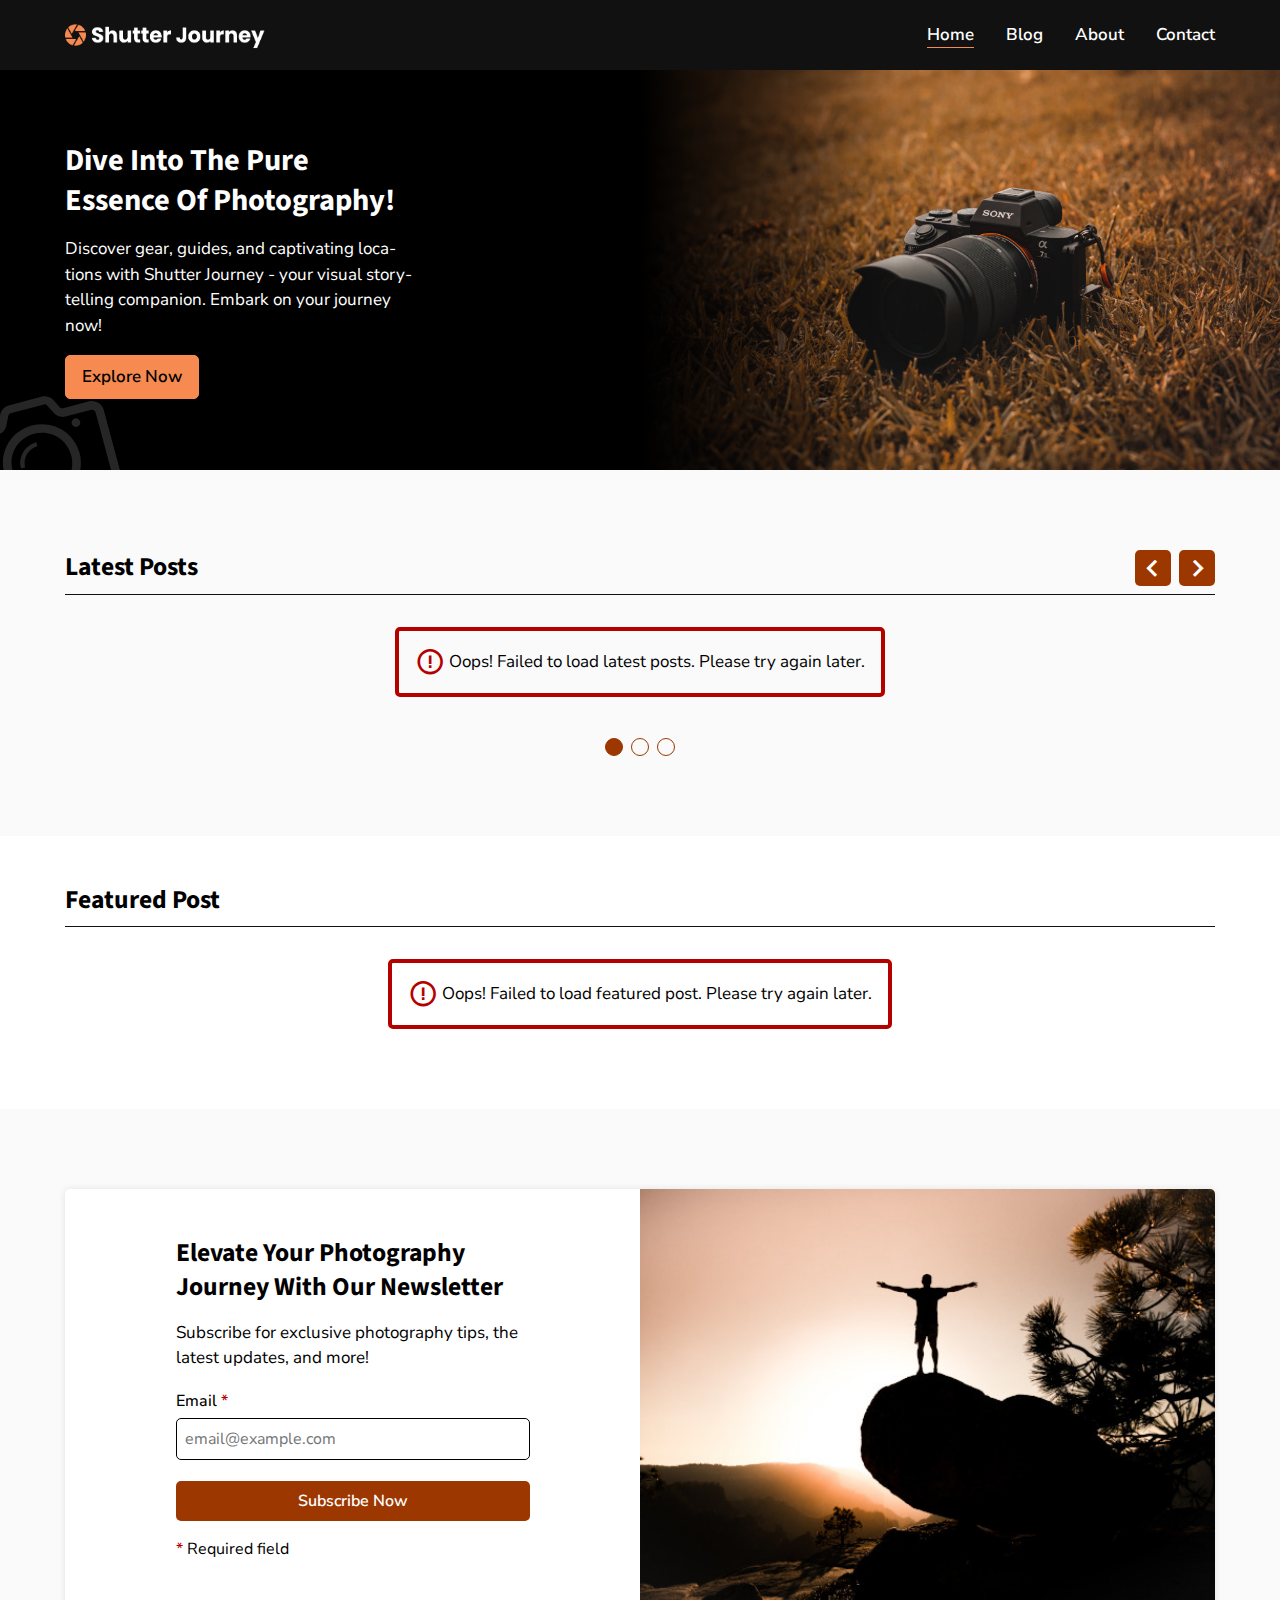
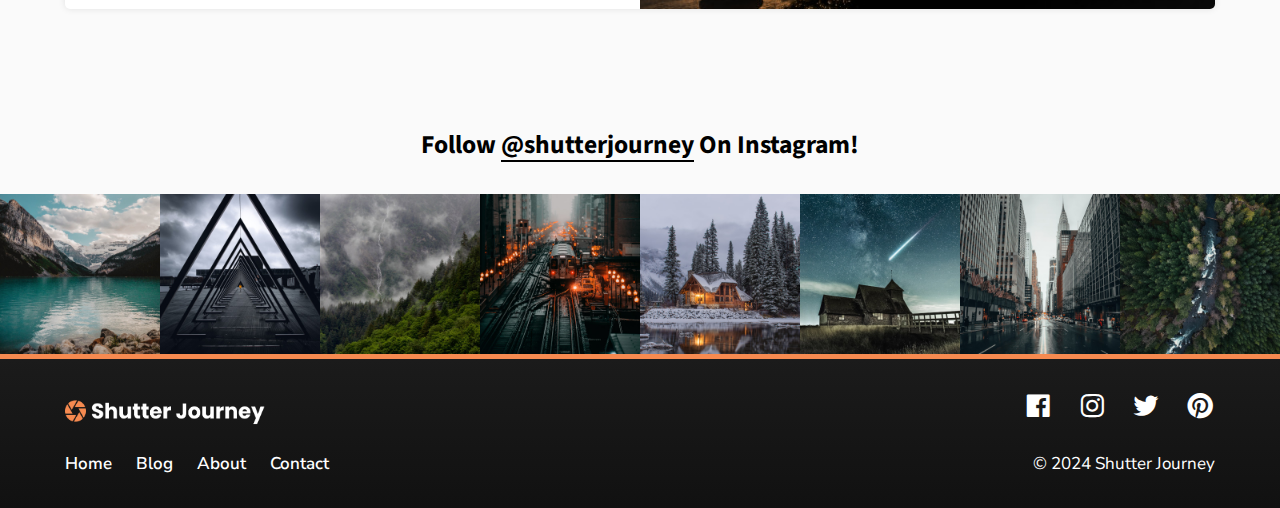
<file: index.html>
<!DOCTYPE html>
<html lang="en">
  <head>
    <meta charset="UTF-8" />
    <meta name="viewport" content="width=device-width, initial-scale=1.0" />
    <meta name="description" content="Dive into photography with Shutter Journey's guides, gear reviews, and stunning visual narratives." />
    <title>Shutter Journey - Home</title>
    <link rel="icon" sizes="any" href="/images/shared/favicon.ico" />
    <link rel="preconnect" href="https://fonts.googleapis.com" />
    <link rel="preconnect" href="https://fonts.gstatic.com" crossorigin />
    <link rel="stylesheet" href="https://fonts.googleapis.com/css2?family=Nunito+Sans:wght@400;500;600;700&family=Source+Sans+3:wght@700&display=swap" />
    <link rel="stylesheet" href="https://unpkg.com/boxicons@2.1.4/css/boxicons.min.css" />
    <link rel="stylesheet" href="/css/index.css" />
    <script src="/js/index.js" type="module"></script>
    <!-- Hotjar Tracking Code for Shutter Journey -->
    <script src="/js/hotjar/hotjar.js"></script>
  </head>
  <body>
    <header>
      <div class="header__container container flex items-center justify-between gap-1">
        <a href="/"><img src="/images/shared/logo.png" alt="Shutter Journey logo" class="logo" /></a>

        <nav class="header__nav">
          <ul class="flex flex-auto-dir items-center gap-2">
            <li><a href="/" class="link-hover current" aria-current="page">Home</a></li>
            <li><a href="/pages/blog/" class="link-hover">Blog</a></li>
            <li><a href="/pages/about/" class="link-hover">About</a></li>
            <li><a href="/pages/contact/" class="link-hover">Contact</a></li>
          </ul>
        </nav>

        <button class="btn-burger btn" aria-expanded="false">
          <i class="bx bx-menu bx-sm"></i>
          <span class="sr-only">Menu</span>
        </button>
      </div>
    </header>

    <main>
      <section class="hero home-hero grid place-items-center">
        <img src="/images/home/home-hero.jpg" alt="A Sony camera placed in a field with brownish-yellow grass" class="home-hero__image" />

        <div class="home-hero__content flow">
          <h1>Dive into the pure <span class="block">essence of photography!</span></h1>
          <p class="home-hero__body">Discover gear, guides, and captivating locations with Shutter Journey - your visual storytelling companion. Embark on your journey now!</p>
          <a href="/pages/blog/" class="btn btn-light">Explore now</a>
        </div>
      </section>

      <section class="container">
        <div class="mb-2 border-bottom flex items-center justify-between gap-1">
          <h2>Latest posts</h2>

          <div class="flex gap-0-5">
            <button class="carousel__btn-prev btn btn-dark">
              <i class="bx bx-chevron-left bx-md"></i>
              <span class="sr-only">Previous slide</span>
            </button>

            <button class="carousel__btn-next btn btn-dark">
              <i class="bx bx-chevron-right bx-md"></i>
              <span class="sr-only">Next slide</span>
            </button>
          </div>
        </div>

        <ul class="carousel__container relative min-h-200 mb-2 grid gap-1">
          <li>
            <div class="loading-spinner absolute rounded-full"></div>
          </li>
        </ul>

        <ul class="carousel__pagination justify-center gap-0-5 hidden">
          <li>
            <button class="carousel__pagination__btn cursor-pointer rounded-full pagination-current">
              <span class="sr-only">Slide 1</span>
            </button>
          </li>

          <li>
            <button class="carousel__pagination__btn cursor-pointer rounded-full">
              <span class="sr-only">Slide 2</span>
            </button>
          </li>

          <li>
            <button class="carousel__pagination__btn cursor-pointer rounded-full">
              <span class="sr-only">Slide 3</span>
            </button>
          </li>

          <li>
            <button class="carousel__pagination__btn cursor-pointer rounded-full">
              <span class="sr-only">Slide 4</span>
            </button>
          </li>

          <li>
            <button class="carousel__pagination__btn cursor-pointer rounded-full">
              <span class="sr-only">Slide 5</span>
            </button>
          </li>

          <li>
            <button class="carousel__pagination__btn cursor-pointer rounded-full">
              <span class="sr-only">Slide 6</span>
            </button>
          </li>
        </ul>
      </section>

      <section class="featured-post">
        <div class="container">
          <h2 class="mb-2 border-bottom">Featured post</h2>

          <div class="featured-post__container min-h-200 flex">
            <div class="loading-spinner rounded-full"></div>
          </div>
        </div>
      </section>

      <section class="newsletter container card flex flex-wrap">
        <div class="flex items-center justify-center">
          <div class="flow fluid-padding text-short">
            <h2>Elevate your photography journey with our newsletter</h2>
            <p>Subscribe for exclusive photography tips, the latest updates, and more!</p>

            <form name="newsletter">
              <label for="email">Email <span class="text-red">*</span></label>
              <div class="relative">
                <input type="email" id="email" name="email" placeholder="email@example.com" />
                <i class="bx bxs-error-circle bx-sm input__error-icon absolute text-red hidden"></i>
                <p class="input__error-message text-sm text-red hidden">Please enter a valid email address</p>
              </div>

              <input type="submit" value="Subscribe now" class="btn btn-dark" />
              <p class="status-label text-sm"><span class="text-red">*</span> Required field</p>
            </form>
          </div>
        </div>

        <div><img src="/images/home/newsletter.jpg" alt="Silhouette of a person standing on a rock during sunset" /></div>
      </section>
    </main>

    <footer>
      <div class="footer__top">
        <h2 class="container mb-2 text-center">Follow <a href="#" class="underline">@shutterjourney</a> on Instagram!</h2>

        <ul class="footer__instagram grid">
          <li class="overflow-hidden">
            <a href="#" class="footer__instagram__link relative block">
              <img src="/images/shared/instagram/ig-1.jpg" alt="Turquoise waters of Lake Louise, Canada on Instagram" />
              <i class="bx bxl-instagram bx-md absolute grid place-items-center"></i>
            </a>
          </li>

          <li class="overflow-hidden">
            <a href="#" class="footer__instagram__link relative block">
              <img src="/images/shared/instagram/ig-2.jpg" alt="Black metal bridge under gray clouds in Copenhagen, Denmark on Instagram" />
              <i class="bx bxl-instagram bx-md absolute grid place-items-center"></i>
            </a>
          </li>

          <li class="overflow-hidden">
            <a href="#" class="footer__instagram__link relative block">
              <img src="/images/shared/instagram/ig-3.jpg" alt="Foggy mountains in Alaska, United States on Instagram" />
              <i class="bx bxl-instagram bx-md absolute grid place-items-center"></i>
            </a>
          </li>

          <li class="overflow-hidden">
            <a href="#" class="footer__instagram__link relative block">
              <img src="/images/shared/instagram/ig-4.jpg" alt="Train traveling in city at night in Chicago, United States on Instagram" />
              <i class="bx bxl-instagram bx-md absolute grid place-items-center"></i>
            </a>
          </li>

          <li class="overflow-hidden">
            <a href="#" class="footer__instagram__link relative block">
              <img src="/images/shared/instagram/ig-5.jpg" alt="Wooden house near Emerald Lake, Canada during winter on Instagram" />
              <i class="bx bxl-instagram bx-md absolute grid place-items-center"></i>
            </a>
          </li>

          <li class="overflow-hidden">
            <a href="#" class="footer__instagram__link relative block">
              <img src="/images/shared/instagram/ig-6.jpg" alt="Old brown church under stary night on Instagram" />
              <i class="bx bxl-instagram bx-md absolute grid place-items-center"></i>
            </a>
          </li>

          <li class="overflow-hidden">
            <a href="#" class="footer__instagram__link relative block">
              <img src="/images/shared/instagram/ig-7.jpg" alt="Wet streets of New York, United States on Instagram" />
              <i class="bx bxl-instagram bx-md absolute grid place-items-center"></i>
            </a>
          </li>

          <li class="overflow-hidden">
            <a href="#" class="footer__instagram__link relative block">
              <img src="/images/shared/instagram/ig-8.jpg" alt="Drone shot of a river in British Columbia, Canada on Instagram" />
              <i class="bx bxl-instagram bx-md absolute grid place-items-center"></i>
            </a>
          </li>
        </ul>
      </div>

      <div class="footer__bottom">
        <div class="footer__container container grid place-items-center gap-1">
          <img src="/images/shared/logo.png" alt="Shutter Journey logo" class="logo" />

          <nav class="footer__nav">
            <ul class="flex flex-auto-dir items-center gap-1-5">
              <li><a href="/" class="link-hover">Home</a></li>
              <li><a href="/pages/blog/" class="link-hover">Blog</a></li>
              <li><a href="/pages/about/" class="link-hover">About</a></li>
              <li><a href="/pages/contact/" class="link-hover">Contact</a></li>
            </ul>
          </nav>

          <ul class="footer__icons flex items-center gap-1-5">
            <li>
              <a href="#" class="link-hover">
                <i class="bx bxl-facebook-square"></i>
                <span class="sr-only">Facebook</span>
              </a>
            </li>

            <li>
              <a href="#" class="link-hover">
                <i class="bx bxl-instagram"></i>
                <span class="sr-only">Instagram</span>
              </a>
            </li>

            <li>
              <a href="#" class="link-hover">
                <i class="bx bxl-twitter"></i>
                <span class="sr-only">Twitter</span>
              </a>
            </li>

            <li>
              <a href="#" class="link-hover">
                <i class="bx bxl-pinterest"></i>
                <span class="sr-only">Pinterest</span>
              </a>
            </li>
          </ul>

          <p class="footer__copyright">&copy; 2024 Shutter Journey</p>
        </div>
      </div>
    </footer>
  </body>
</html>
</file>
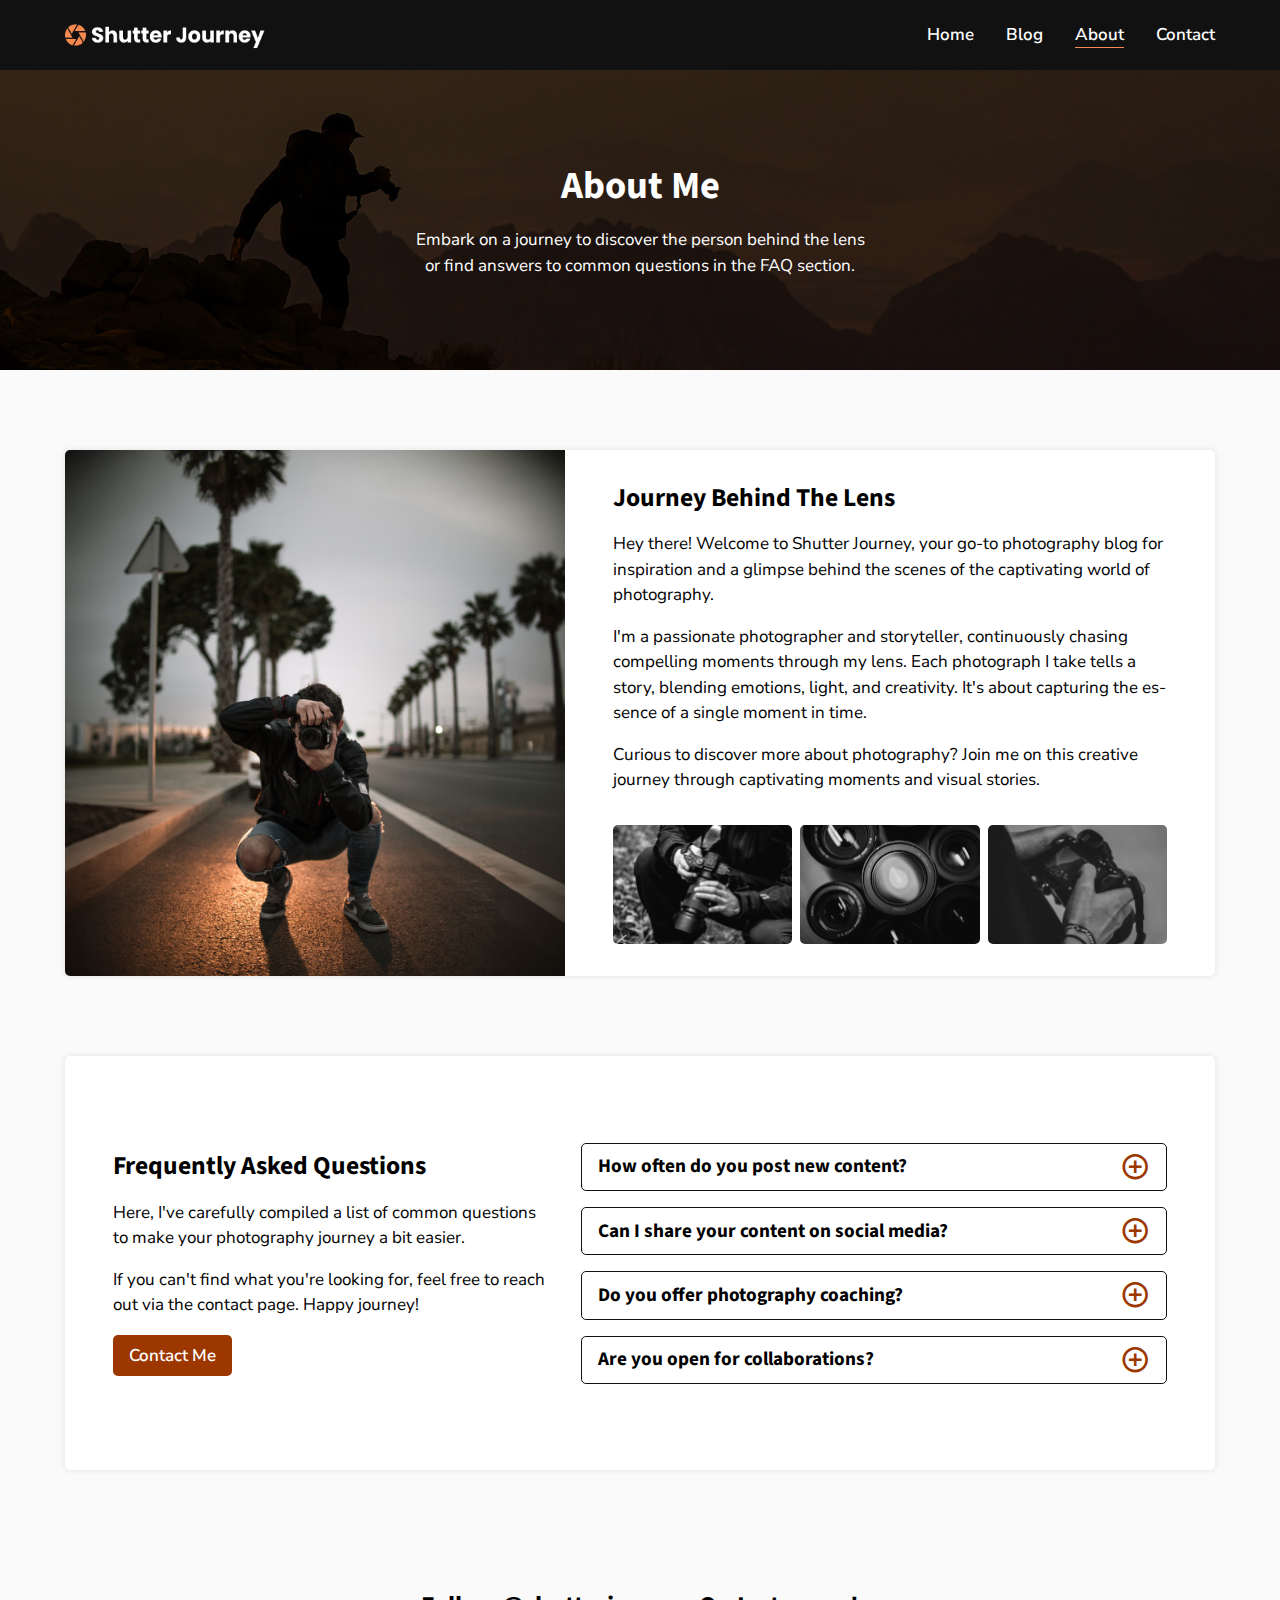
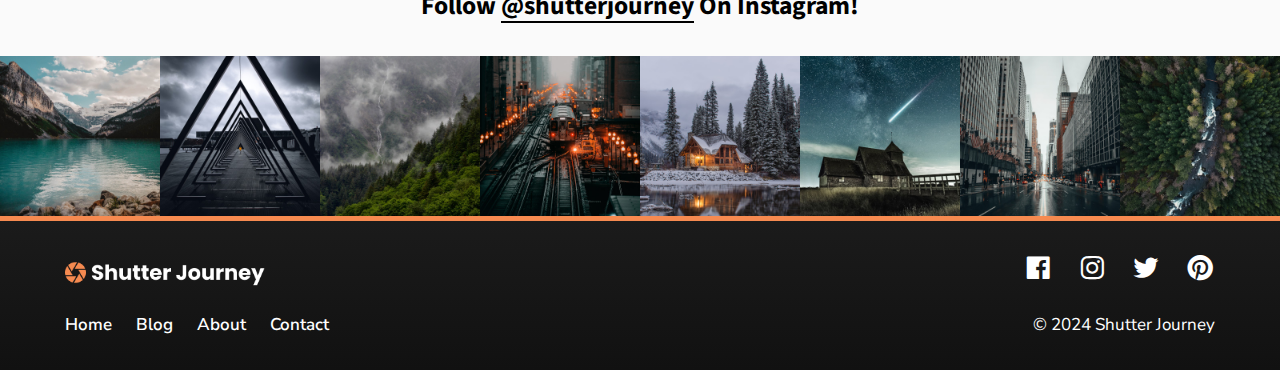
<file: pages/about/index.html>
<!DOCTYPE html>
<html lang="en">
  <head>
    <meta charset="UTF-8" />
    <meta name="viewport" content="width=device-width, initial-scale=1.0" />
    <meta name="description" content="Explore the person behind the lens and find answers in the FAQ section." />
    <title>Shutter Journey - About Me</title>
    <link rel="icon" sizes="any" href="/images/shared/favicon.ico" />
    <link rel="preconnect" href="https://fonts.googleapis.com" />
    <link rel="preconnect" href="https://fonts.gstatic.com" crossorigin />
    <link rel="stylesheet" href="https://fonts.googleapis.com/css2?family=Nunito+Sans:wght@400;500;600;700&family=Source+Sans+3:wght@700&display=swap" />
    <link rel="stylesheet" href="https://unpkg.com/boxicons@2.1.4/css/boxicons.min.css" />
    <link rel="stylesheet" href="/css/index.css" />
    <script src="/js/index.js" type="module"></script>
    <!-- Hotjar Tracking Code for Shutter Journey -->
    <script src="/js/hotjar/hotjar.js"></script>
  </head>
  <body>
    <header>
      <div class="header__container container flex items-center justify-between gap-1">
        <a href="/"><img src="/images/shared/logo.png" alt="Shutter Journey logo" class="logo" /></a>

        <nav class="header__nav">
          <ul class="flex flex-auto-dir items-center gap-2">
            <li><a href="/" class="link-hover">Home</a></li>
            <li><a href="/pages/blog/" class="link-hover">Blog</a></li>
            <li><a href="/pages/about/" class="link-hover current" aria-current="page">About</a></li>
            <li><a href="/pages/contact/" class="link-hover">Contact</a></li>
          </ul>
        </nav>

        <button class="btn-burger btn" aria-expanded="false">
          <i class="bx bx-menu bx-sm"></i>
          <span class="sr-only">Menu</span>
        </button>
      </div>
    </header>

    <main>
      <section class="hero about-hero flex items-center">
        <div class="container flow text-short text-center">
          <h1 class="hero__title">About me</h1>
          <p>Embark on a journey to discover the person behind the lens or find answers to common questions in the FAQ section.</p>
        </div>
      </section>

      <section class="container card flex flex-wrap">
        <div class="journey-behind__image-container"><img src="/images/about/journey-behind-1.jpg" alt="Person crouched with a DSLR camera on the street, facing the camera" /></div>

        <div class="journey-behind__content flow fluid-padding">
          <h2>Journey behind the lens</h2>
          <p>Hey there! Welcome to Shutter Journey, your go-to photography blog for inspiration and a glimpse behind the scenes of the captivating world of photography.</p>
          <p>I'm a passionate photographer and storyteller, continuously chasing compelling moments through my lens. Each photograph I take tells a story, blending emotions, light, and creativity. It's about capturing the essence of a single moment in time.</p>
          <p class="mb-2">Curious to discover more about photography? Join me on this creative journey through captivating moments and visual stories.</p>

          <div class="flex justify-between gap-0-5">
            <div><img src="/images/about/journey-behind-2.jpg" alt="Grayscale of a person crouched with a Sony camera" class="rounded-corners" /></div>
            <div><img src="/images/about/journey-behind-3.jpg" alt="Greyscale of a variety of camera lenses seen from above" class="rounded-corners" /></div>
            <div><img src="/images/about/journey-behind-4.jpg" alt="Grayscale of a person holding a DSLR camera" class="rounded-corners" /></div>
          </div>
        </div>
      </section>

      <section class="container card fluid-padding flex flex-wrap items-center gap-2">
        <div class="faq__content flow">
          <h2>Frequently asked questions</h2>
          <p>Here, I've carefully compiled a list of common questions to make your photography journey a bit easier.</p>
          <p>If you can't find what you're looking for, feel free to reach out via the contact page. Happy journey!</p>
          <a href="/pages/contact/" class="btn btn-dark">Contact me</a>
        </div>

        <ul class="faq__accordions grid gap-1">
          <li class="accordion__panel">
            <h3>
              <button aria-expanded="false" class="accordion__header flex items-center justify-between gap-1 text-md cursor-pointer rounded-corners">
                <span>How often do you post new content?</span>
                <i class="bx bx-plus-circle"></i>
              </button>
            </h3>

            <div class="accordion__content grid">
              <div class="overflow-hidden">
                <p class="accordion__content__body">I aim to share fresh content regularly, at least once a week. Stay tuned for exciting new photography insights!</p>
              </div>
            </div>
          </li>

          <li class="accordion__panel">
            <h3>
              <button aria-expanded="false" class="accordion__header flex items-center justify-between gap-1 text-md cursor-pointer rounded-corners">
                <span>Can I share your content on social media?</span>
                <i class="bx bx-plus-circle"></i>
              </button>
            </h3>

            <div class="accordion__content grid">
              <div class="overflow-hidden">
                <p class="accordion__content__body">Yes, absolutely! Feel free to share my content and help it reach a wider audience. Thanks for spreading the word!</p>
              </div>
            </div>
          </li>

          <li class="accordion__panel">
            <h3>
              <button aria-expanded="false" class="accordion__header flex items-center justify-between gap-1 text-md cursor-pointer rounded-corners">
                <span>Do you offer photography coaching?</span>
                <i class="bx bx-plus-circle"></i>
              </button>
            </h3>

            <div class="accordion__content grid">
              <div class="overflow-hidden">
                <p class="accordion__content__body">I do offer photography coaching! If you're interested, feel free to reach out via the contact page for more information.</p>
              </div>
            </div>
          </li>

          <li class="accordion__panel">
            <h3>
              <button aria-expanded="false" class="accordion__header flex items-center justify-between gap-1 text-md cursor-pointer rounded-corners">
                <span>Are you open for collaborations?</span>
                <i class="bx bx-plus-circle"></i>
              </button>
            </h3>

            <div class="accordion__content grid">
              <div class="overflow-hidden">
                <p class="accordion__content__body">Absolutely, I'm always open to exciting collaborations! If you have ideas or proposals, hit me up through the contact page!</p>
              </div>
            </div>
          </li>
        </ul>
      </section>
    </main>

    <footer>
      <div class="footer__top">
        <h2 class="container mb-2 text-center">Follow <a href="#" class="underline">@shutterjourney</a> on Instagram!</h2>

        <ul class="footer__instagram grid">
          <li class="overflow-hidden">
            <a href="#" class="footer__instagram__link relative block">
              <img src="/images/shared/instagram/ig-1.jpg" alt="Turquoise waters of Lake Louise, Canada on Instagram" />
              <i class="bx bxl-instagram bx-md absolute grid place-items-center"></i>
            </a>
          </li>

          <li class="overflow-hidden">
            <a href="#" class="footer__instagram__link relative block">
              <img src="/images/shared/instagram/ig-2.jpg" alt="Black metal bridge under gray clouds in Copenhagen, Denmark on Instagram" />
              <i class="bx bxl-instagram bx-md absolute grid place-items-center"></i>
            </a>
          </li>

          <li class="overflow-hidden">
            <a href="#" class="footer__instagram__link relative block">
              <img src="/images/shared/instagram/ig-3.jpg" alt="Foggy mountains in Alaska, United States on Instagram" />
              <i class="bx bxl-instagram bx-md absolute grid place-items-center"></i>
            </a>
          </li>

          <li class="overflow-hidden">
            <a href="#" class="footer__instagram__link relative block">
              <img src="/images/shared/instagram/ig-4.jpg" alt="Train traveling in city at night in Chicago, United States on Instagram" />
              <i class="bx bxl-instagram bx-md absolute grid place-items-center"></i>
            </a>
          </li>

          <li class="overflow-hidden">
            <a href="#" class="footer__instagram__link relative block">
              <img src="/images/shared/instagram/ig-5.jpg" alt="Wooden house near Emerald Lake, Canada during winter on Instagram" />
              <i class="bx bxl-instagram bx-md absolute grid place-items-center"></i>
            </a>
          </li>

          <li class="overflow-hidden">
            <a href="#" class="footer__instagram__link relative block">
              <img src="/images/shared/instagram/ig-6.jpg" alt="Old brown church under stary night on Instagram" />
              <i class="bx bxl-instagram bx-md absolute grid place-items-center"></i>
            </a>
          </li>

          <li class="overflow-hidden">
            <a href="#" class="footer__instagram__link relative block">
              <img src="/images/shared/instagram/ig-7.jpg" alt="Wet streets of New York, United States on Instagram" />
              <i class="bx bxl-instagram bx-md absolute grid place-items-center"></i>
            </a>
          </li>

          <li class="overflow-hidden">
            <a href="#" class="footer__instagram__link relative block">
              <img src="/images/shared/instagram/ig-8.jpg" alt="Drone shot of a river in British Columbia, Canada on Instagram" />
              <i class="bx bxl-instagram bx-md absolute grid place-items-center"></i>
            </a>
          </li>
        </ul>
      </div>

      <div class="footer__bottom">
        <div class="footer__container container grid place-items-center gap-1">
          <img src="/images/shared/logo.png" alt="Shutter Journey logo" class="logo" />

          <nav class="footer__nav">
            <ul class="flex flex-auto-dir items-center gap-1-5">
              <li><a href="/" class="link-hover">Home</a></li>
              <li><a href="/pages/blog/" class="link-hover">Blog</a></li>
              <li><a href="/pages/about/" class="link-hover">About</a></li>
              <li><a href="/pages/contact/" class="link-hover">Contact</a></li>
            </ul>
          </nav>

          <ul class="footer__icons flex items-center gap-1-5">
            <li>
              <a href="#" class="link-hover">
                <i class="bx bxl-facebook-square"></i>
                <span class="sr-only">Facebook</span>
              </a>
            </li>

            <li>
              <a href="#" class="link-hover">
                <i class="bx bxl-instagram"></i>
                <span class="sr-only">Instagram</span>
              </a>
            </li>

            <li>
              <a href="#" class="link-hover">
                <i class="bx bxl-twitter"></i>
                <span class="sr-only">Twitter</span>
              </a>
            </li>

            <li>
              <a href="#" class="link-hover">
                <i class="bx bxl-pinterest"></i>
                <span class="sr-only">Pinterest</span>
              </a>
            </li>
          </ul>

          <p class="footer__copyright">&copy; 2024 Shutter Journey</p>
        </div>
      </div>
    </footer>
  </body>
</html>
</file>
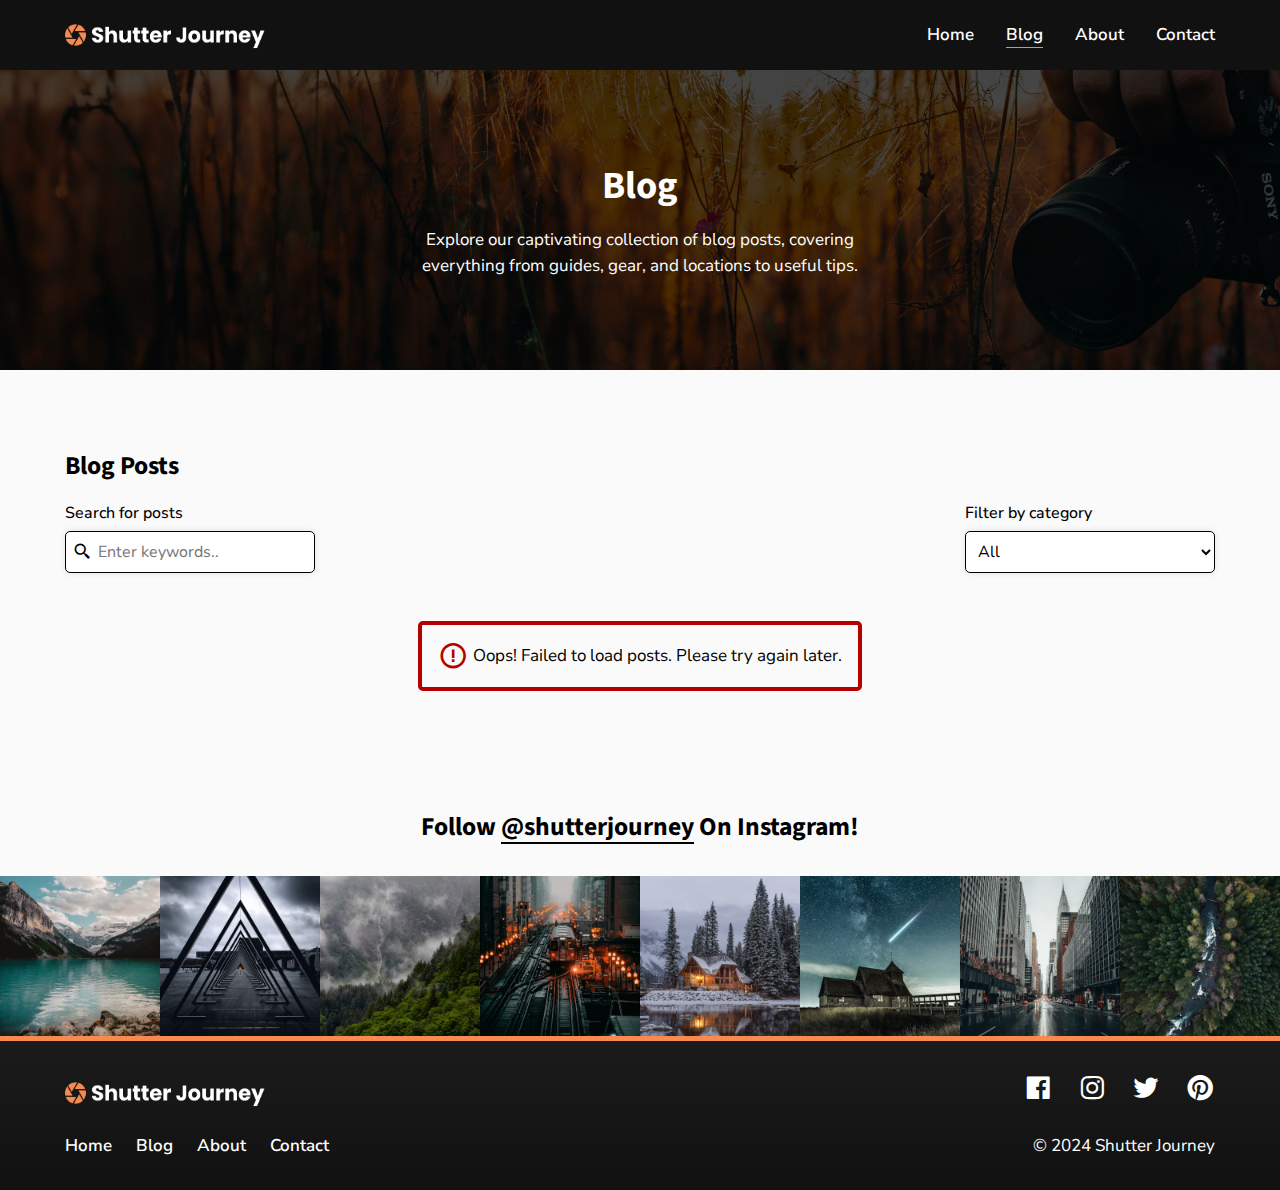
<file: pages/blog/index.html>
<!DOCTYPE html>
<html lang="en">
  <head>
    <meta charset="UTF-8" />
    <meta name="viewport" content="width=device-width, initial-scale=1.0" />
    <meta name="description" content="Explore captivating blog posts on guides, gear, locations, and tips & tricks." />
    <title>Shutter Journey - Blog</title>
    <link rel="icon" sizes="any" href="/images/shared/favicon.ico" />
    <link rel="preconnect" href="https://fonts.googleapis.com" />
    <link rel="preconnect" href="https://fonts.gstatic.com" crossorigin />
    <link rel="stylesheet" href="https://fonts.googleapis.com/css2?family=Nunito+Sans:wght@400;500;600;700&family=Source+Sans+3:wght@700&display=swap" />
    <link rel="stylesheet" href="https://unpkg.com/boxicons@2.1.4/css/boxicons.min.css" />
    <link rel="stylesheet" href="/css/index.css" />
    <script src="/js/index.js" type="module"></script>
    <!-- Hotjar Tracking Code for Shutter Journey -->
    <script src="/js/hotjar/hotjar.js"></script>
  </head>
  <body>
    <header>
      <div class="header__container container flex items-center justify-between gap-1">
        <a href="/"><img src="/images/shared/logo.png" alt="Shutter Journey logo" class="logo" /></a>

        <nav class="header__nav">
          <ul class="flex flex-auto-dir items-center gap-2">
            <li><a href="/" class="link-hover">Home</a></li>
            <li><a href="/pages/blog/" class="link-hover current" aria-current="page">Blog</a></li>
            <li><a href="/pages/about/" class="link-hover">About</a></li>
            <li><a href="/pages/contact/" class="link-hover">Contact</a></li>
          </ul>
        </nav>

        <button class="btn-burger btn" aria-expanded="false">
          <i class="bx bx-menu bx-sm"></i>
          <span class="sr-only">Menu</span>
        </button>
      </div>
    </header>

    <main>
      <section class="hero blog-hero flex items-center">
        <div class="container flow text-short text-center">
          <h1 class="hero__title">Blog</h1>
          <p>Explore our captivating collection of blog posts, covering everything from guides, gear, and locations to useful tips.</p>
        </div>
      </section>

      <section class="container flow">
        <h2>Blog posts</h2>

        <form class="blog-posts__form flex flex-wrap justify-between gap-1">
          <fieldset>
            <legend class="sr-only">Search options</legend>

            <label for="search">Search for posts</label>
            <div class="relative">
              <input type="search" id="search" name="search" class="search-input card" placeholder="Enter keywords.." />
              <i class="bx bx-search-alt-2 search-input__icon absolute text-md"></i>
            </div>
          </fieldset>

          <fieldset>
            <legend class="sr-only">Filter options</legend>

            <label for="category">Filter by category</label>
            <select id="category" class="category-select card">
              <option value="all">All</option>
            </select>
          </fieldset>
        </form>

        <p class="blog-posts__results-label hidden"></p>

        <ul class="blog-posts__list relative min-h-200 mb-2 grid gap-2">
          <li>
            <div class="loading-spinner absolute rounded-full"></div>
          </li>
        </ul>

        <button class="blog-posts__btn-show-more btn btn-dark block hidden">Show more</button>
      </section>
    </main>

    <footer>
      <div class="footer__top">
        <h2 class="container mb-2 text-center">Follow <a href="#" class="underline">@shutterjourney</a> on Instagram!</h2>

        <ul class="footer__instagram grid">
          <li class="overflow-hidden">
            <a href="#" class="footer__instagram__link relative block">
              <img src="/images/shared/instagram/ig-1.jpg" alt="Turquoise waters of Lake Louise, Canada on Instagram" />
              <i class="bx bxl-instagram bx-md absolute grid place-items-center"></i>
            </a>
          </li>

          <li class="overflow-hidden">
            <a href="#" class="footer__instagram__link relative block">
              <img src="/images/shared/instagram/ig-2.jpg" alt="Black metal bridge under gray clouds in Copenhagen, Denmark on Instagram" />
              <i class="bx bxl-instagram bx-md absolute grid place-items-center"></i>
            </a>
          </li>

          <li class="overflow-hidden">
            <a href="#" class="footer__instagram__link relative block">
              <img src="/images/shared/instagram/ig-3.jpg" alt="Foggy mountains in Alaska, United States on Instagram" />
              <i class="bx bxl-instagram bx-md absolute grid place-items-center"></i>
            </a>
          </li>

          <li class="overflow-hidden">
            <a href="#" class="footer__instagram__link relative block">
              <img src="/images/shared/instagram/ig-4.jpg" alt="Train traveling in city at night in Chicago, United States on Instagram" />
              <i class="bx bxl-instagram bx-md absolute grid place-items-center"></i>
            </a>
          </li>

          <li class="overflow-hidden">
            <a href="#" class="footer__instagram__link relative block">
              <img src="/images/shared/instagram/ig-5.jpg" alt="Wooden house near Emerald Lake, Canada during winter on Instagram" />
              <i class="bx bxl-instagram bx-md absolute grid place-items-center"></i>
            </a>
          </li>

          <li class="overflow-hidden">
            <a href="#" class="footer__instagram__link relative block">
              <img src="/images/shared/instagram/ig-6.jpg" alt="Old brown church under stary night on Instagram" />
              <i class="bx bxl-instagram bx-md absolute grid place-items-center"></i>
            </a>
          </li>

          <li class="overflow-hidden">
            <a href="#" class="footer__instagram__link relative block">
              <img src="/images/shared/instagram/ig-7.jpg" alt="Wet streets of New York, United States on Instagram" />
              <i class="bx bxl-instagram bx-md absolute grid place-items-center"></i>
            </a>
          </li>

          <li class="overflow-hidden">
            <a href="#" class="footer__instagram__link relative block">
              <img src="/images/shared/instagram/ig-8.jpg" alt="Drone shot of a river in British Columbia, Canada on Instagram" />
              <i class="bx bxl-instagram bx-md absolute grid place-items-center"></i>
            </a>
          </li>
        </ul>
      </div>

      <div class="footer__bottom">
        <div class="footer__container container grid place-items-center gap-1">
          <img src="/images/shared/logo.png" alt="Shutter Journey logo" class="logo" />

          <nav class="footer__nav">
            <ul class="flex flex-auto-dir items-center gap-1-5">
              <li><a href="/" class="link-hover">Home</a></li>
              <li><a href="/pages/blog/" class="link-hover">Blog</a></li>
              <li><a href="/pages/about/" class="link-hover">About</a></li>
              <li><a href="/pages/contact/" class="link-hover">Contact</a></li>
            </ul>
          </nav>

          <ul class="footer__icons flex items-center gap-1-5">
            <li>
              <a href="#" class="link-hover">
                <i class="bx bxl-facebook-square"></i>
                <span class="sr-only">Facebook</span>
              </a>
            </li>

            <li>
              <a href="#" class="link-hover">
                <i class="bx bxl-instagram"></i>
                <span class="sr-only">Instagram</span>
              </a>
            </li>

            <li>
              <a href="#" class="link-hover">
                <i class="bx bxl-twitter"></i>
                <span class="sr-only">Twitter</span>
              </a>
            </li>

            <li>
              <a href="#" class="link-hover">
                <i class="bx bxl-pinterest"></i>
                <span class="sr-only">Pinterest</span>
              </a>
            </li>
          </ul>

          <p class="footer__copyright">&copy; 2024 Shutter Journey</p>
        </div>
      </div>
    </footer>
  </body>
</html>
</file>
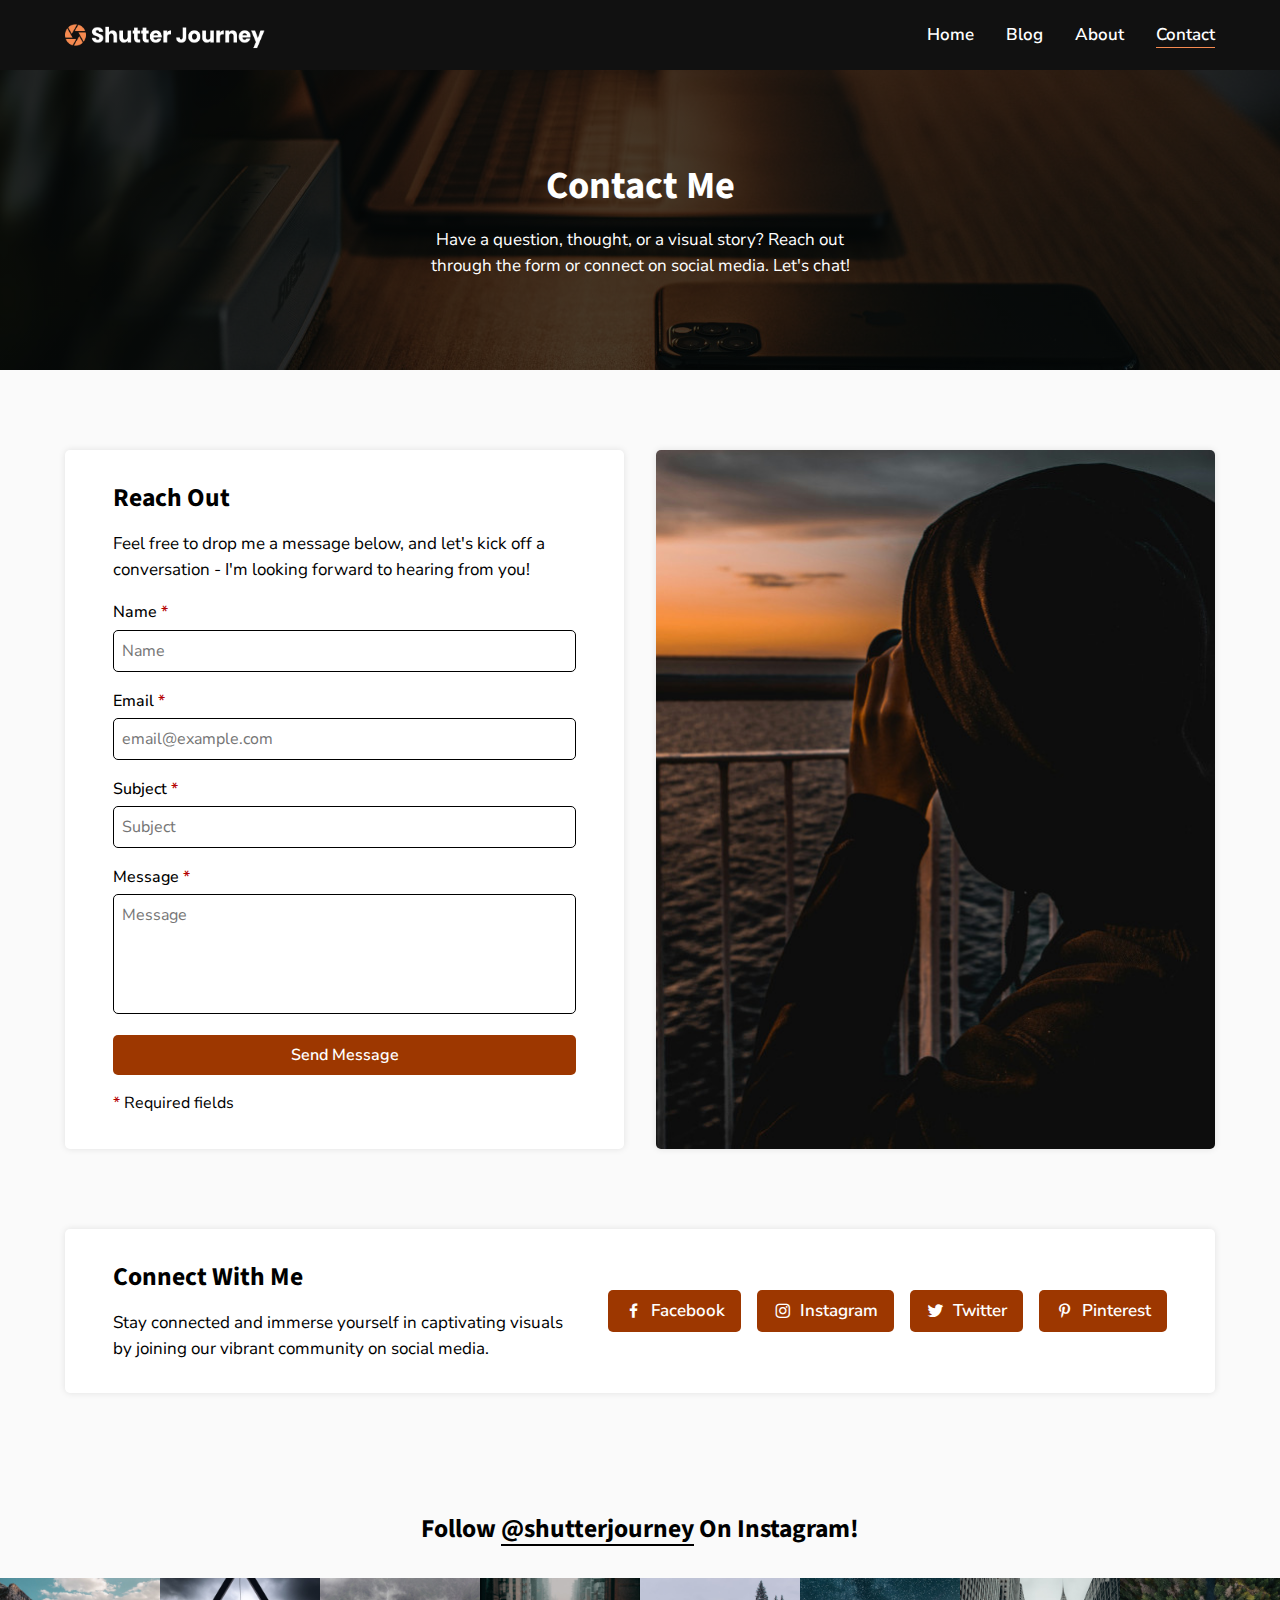
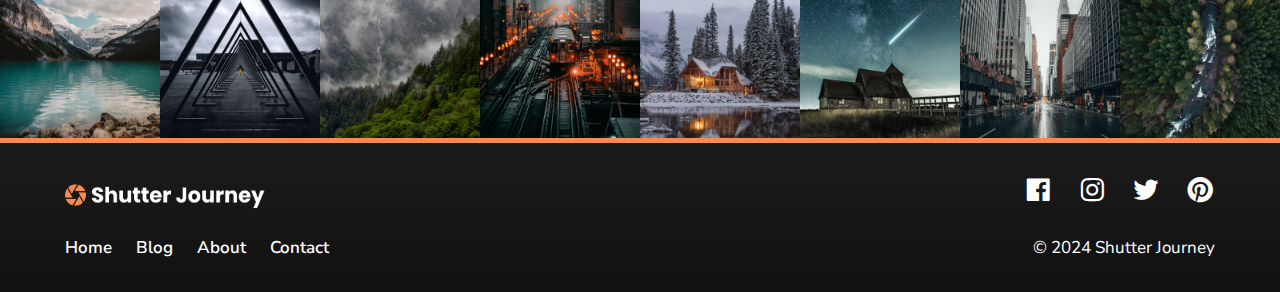
<file: pages/contact/index.html>
<!DOCTYPE html>
<html lang="en">
  <head>
    <meta charset="UTF-8" />
    <meta name="viewport" content="width=device-width, initial-scale=1.0" />
    <meta name="description" content="Get in touch with Shutter Journey, use the form or social media to share your questions, thoughts, or visual stories." />
    <title>Shutter Journey - Contact Me</title>
    <link rel="icon" sizes="any" href="/images/shared/favicon.ico" />
    <link rel="preconnect" href="https://fonts.googleapis.com" />
    <link rel="preconnect" href="https://fonts.gstatic.com" crossorigin />
    <link rel="stylesheet" href="https://fonts.googleapis.com/css2?family=Nunito+Sans:wght@400;500;600;700&family=Source+Sans+3:wght@700&display=swap" />
    <link rel="stylesheet" href="https://unpkg.com/boxicons@2.1.4/css/boxicons.min.css" />
    <link rel="stylesheet" href="/css/index.css" />
    <script src="/js/index.js" type="module"></script>
    <!-- Hotjar Tracking Code for Shutter Journey -->
    <script src="/js/hotjar/hotjar.js"></script>
  </head>
  <body>
    <header>
      <div class="header__container container flex items-center justify-between gap-1">
        <a href="/"><img src="/images/shared/logo.png" alt="Shutter Journey logo" class="logo" /></a>

        <nav class="header__nav">
          <ul class="flex flex-auto-dir items-center gap-2">
            <li><a href="/" class="link-hover">Home</a></li>
            <li><a href="/pages/blog/" class="link-hover">Blog</a></li>
            <li><a href="/pages/about/" class="link-hover">About</a></li>
            <li><a href="/pages/contact/" class="link-hover current" aria-current="page">Contact</a></li>
          </ul>
        </nav>

        <button class="btn-burger btn" aria-expanded="false">
          <i class="bx bx-menu bx-sm"></i>
          <span class="sr-only">Menu</span>
        </button>
      </div>
    </header>

    <main>
      <section class="hero contact-hero flex items-center">
        <div class="container flow text-short text-center">
          <h1 class="hero__title">Contact me</h1>
          <p>Have a question, thought, or a visual story? Reach out through the form or connect on social media. Let's chat!</p>
        </div>
      </section>

      <section class="reach-out grid container">
        <div class="card flow fluid-padding">
          <h2>Reach out</h2>
          <p>Feel free to drop me a message below, and let's kick off a conversation - I'm looking forward to hearing from you!</p>

          <form name="contact">
            <label for="name">Name <span class="text-red">*</span></label>
            <div class="relative">
              <input type="text" id="name" name="name" placeholder="Name" />
              <i class="bx bxs-error-circle bx-sm input__error-icon absolute text-red hidden"></i>
              <p class="input__error-message text-sm text-red hidden">Name must be more than 5 characters</p>
            </div>

            <label for="email">Email <span class="text-red">*</span></label>
            <div class="relative">
              <input type="email" id="email" name="email" placeholder="email@example.com" />
              <i class="bx bxs-error-circle bx-sm input__error-icon absolute text-red hidden"></i>
              <p class="input__error-message text-sm text-red hidden">Please enter a valid email address</p>
            </div>

            <label for="subject">Subject <span class="text-red">*</span></label>
            <div class="relative">
              <input type="text" id="subject" name="subject" placeholder="Subject" />
              <i class="bx bxs-error-circle bx-sm input__error-icon absolute text-red hidden"></i>
              <p class="input__error-message text-sm text-red hidden">Subject must be more than 15 characters</p>
            </div>

            <label for="message">Message <span class="text-red">*</span></label>
            <div class="relative">
              <textarea id="message" name="message" placeholder="Message"></textarea>
              <i class="bx bxs-error-circle bx-sm input__error-icon absolute text-red hidden"></i>
              <p class="input__error-message text-sm text-red hidden">Message must be more than 25 characters</p>
            </div>

            <input type="submit" value="Send message" class="btn btn-dark" />
            <p class="status-label text-sm"><span class="text-red">*</span> Required fields</p>
          </form>
        </div>

        <img src="/images/contact/reach-out.jpg" alt="Person standing near a guardrail, taking a photo of a sunset" class="reach-out__image card" />
      </section>

      <section class="card container fluid-padding flex flex-wrap items-center justify-between gap-2">
        <div class="connect-with-me__content flow">
          <h2>Connect with me</h2>
          <p>Stay connected and immerse yourself in captivating visuals by joining our vibrant community on social media.</p>
        </div>

        <ul class="flex flex-wrap gap-1">
          <li>
            <a href="#" class="btn btn-dark">
              <i class="bx bxl-facebook text-md"></i>
              <span>Facebook</span>
            </a>
          </li>

          <li>
            <a href="#" class="btn btn-dark">
              <i class="bx bxl-instagram text-md"></i>
              <span>Instagram</span>
            </a>
          </li>

          <li>
            <a href="#" class="btn btn-dark">
              <i class="bx bxl-twitter text-md"></i>
              <span>Twitter</span>
            </a>
          </li>

          <li>
            <a href="#" class="btn btn-dark">
              <i class="bx bxl-pinterest-alt text-md"></i>
              <span>Pinterest</span>
            </a>
          </li>
        </ul>
      </section>
    </main>

    <footer>
      <div class="footer__top">
        <h2 class="container mb-2 text-center">Follow <a href="#" class="underline">@shutterjourney</a> on Instagram!</h2>

        <ul class="footer__instagram grid">
          <li class="overflow-hidden">
            <a href="#" class="footer__instagram__link relative block">
              <img src="/images/shared/instagram/ig-1.jpg" alt="Turquoise waters of Lake Louise, Canada on Instagram" />
              <i class="bx bxl-instagram bx-md absolute grid place-items-center"></i>
            </a>
          </li>

          <li class="overflow-hidden">
            <a href="#" class="footer__instagram__link relative block">
              <img src="/images/shared/instagram/ig-2.jpg" alt="Black metal bridge under gray clouds in Copenhagen, Denmark on Instagram" />
              <i class="bx bxl-instagram bx-md absolute grid place-items-center"></i>
            </a>
          </li>

          <li class="overflow-hidden">
            <a href="#" class="footer__instagram__link relative block">
              <img src="/images/shared/instagram/ig-3.jpg" alt="Foggy mountains in Alaska, United States on Instagram" />
              <i class="bx bxl-instagram bx-md absolute grid place-items-center"></i>
            </a>
          </li>

          <li class="overflow-hidden">
            <a href="#" class="footer__instagram__link relative block">
              <img src="/images/shared/instagram/ig-4.jpg" alt="Train traveling in city at night in Chicago, United States on Instagram" />
              <i class="bx bxl-instagram bx-md absolute grid place-items-center"></i>
            </a>
          </li>

          <li class="overflow-hidden">
            <a href="#" class="footer__instagram__link relative block">
              <img src="/images/shared/instagram/ig-5.jpg" alt="Wooden house near Emerald Lake, Canada during winter on Instagram" />
              <i class="bx bxl-instagram bx-md absolute grid place-items-center"></i>
            </a>
          </li>

          <li class="overflow-hidden">
            <a href="#" class="footer__instagram__link relative block">
              <img src="/images/shared/instagram/ig-6.jpg" alt="Old brown church under stary night on Instagram" />
              <i class="bx bxl-instagram bx-md absolute grid place-items-center"></i>
            </a>
          </li>

          <li class="overflow-hidden">
            <a href="#" class="footer__instagram__link relative block">
              <img src="/images/shared/instagram/ig-7.jpg" alt="Wet streets of New York, United States on Instagram" />
              <i class="bx bxl-instagram bx-md absolute grid place-items-center"></i>
            </a>
          </li>

          <li class="overflow-hidden">
            <a href="#" class="footer__instagram__link relative block">
              <img src="/images/shared/instagram/ig-8.jpg" alt="Drone shot of a river in British Columbia, Canada on Instagram" />
              <i class="bx bxl-instagram bx-md absolute grid place-items-center"></i>
            </a>
          </li>
        </ul>
      </div>

      <div class="footer__bottom">
        <div class="footer__container container grid place-items-center gap-1">
          <img src="/images/shared/logo.png" alt="Shutter Journey logo" class="logo" />

          <nav class="footer__nav">
            <ul class="flex flex-auto-dir items-center gap-1-5">
              <li><a href="/" class="link-hover">Home</a></li>
              <li><a href="/pages/blog/" class="link-hover">Blog</a></li>
              <li><a href="/pages/about/" class="link-hover">About</a></li>
              <li><a href="/pages/contact/" class="link-hover">Contact</a></li>
            </ul>
          </nav>

          <ul class="footer__icons flex items-center gap-1-5">
            <li>
              <a href="#" class="link-hover">
                <i class="bx bxl-facebook-square"></i>
                <span class="sr-only">Facebook</span>
              </a>
            </li>

            <li>
              <a href="#" class="link-hover">
                <i class="bx bxl-instagram"></i>
                <span class="sr-only">Instagram</span>
              </a>
            </li>

            <li>
              <a href="#" class="link-hover">
                <i class="bx bxl-twitter"></i>
                <span class="sr-only">Twitter</span>
              </a>
            </li>

            <li>
              <a href="#" class="link-hover">
                <i class="bx bxl-pinterest"></i>
                <span class="sr-only">Pinterest</span>
              </a>
            </li>
          </ul>

          <p class="footer__copyright">&copy; 2024 Shutter Journey</p>
        </div>
      </div>
    </footer>
  </body>
</html>
</file>
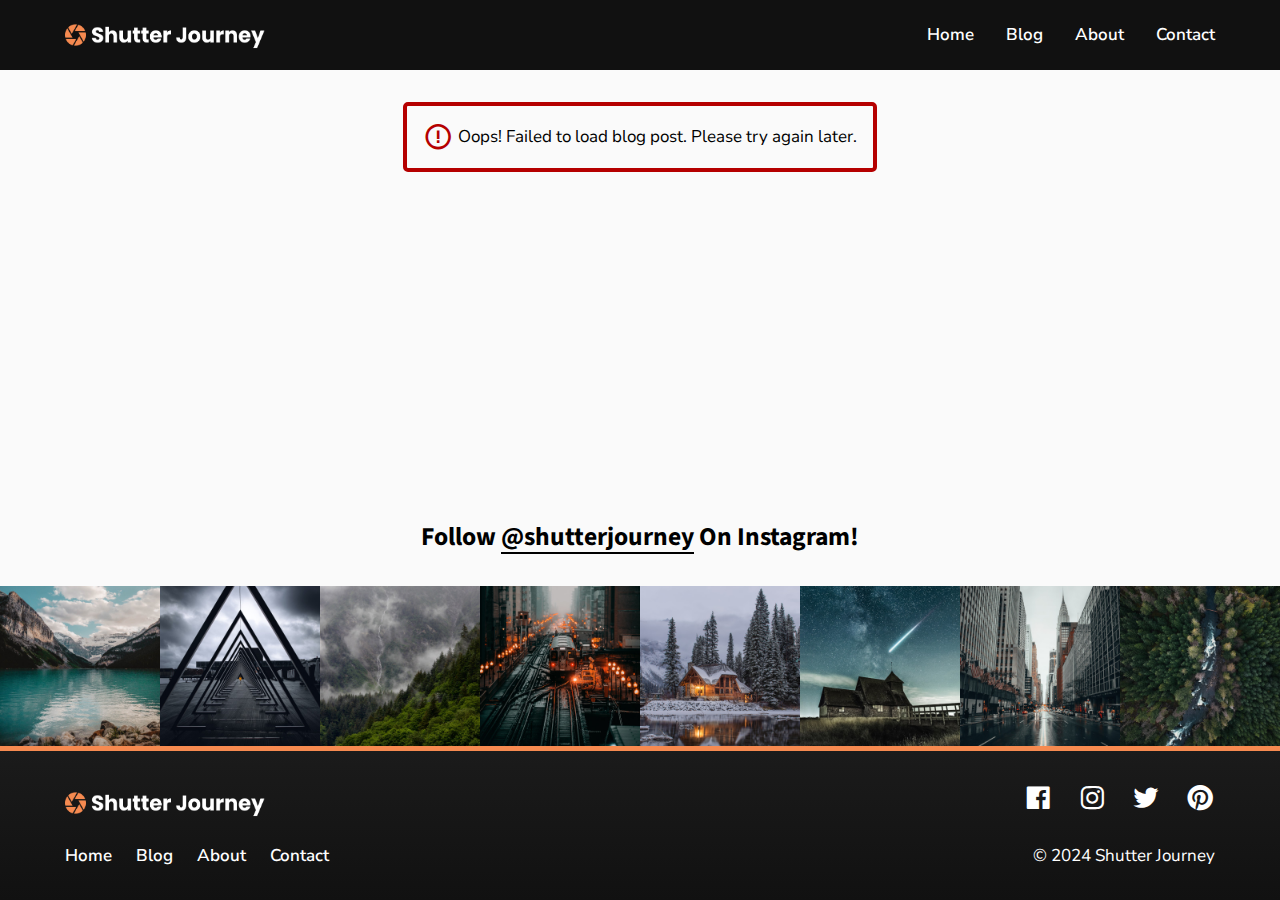
<file: pages/blog/post/index.html>
<!DOCTYPE html>
<html lang="en">
  <head>
    <meta charset="UTF-8" />
    <meta name="viewport" content="width=device-width, initial-scale=1.0" />
    <meta name="description" content="Discover a visual journey with Shutter Journey's photography post, revealing guides, gear, tips & tricks, and stunning locations." />
    <title>Shutter Journey - Blog Post</title>
    <link rel="icon" sizes="any" href="/images/shared/favicon.ico" />
    <link rel="preconnect" href="https://fonts.googleapis.com" />
    <link rel="preconnect" href="https://fonts.gstatic.com" crossorigin />
    <link rel="stylesheet" href="https://fonts.googleapis.com/css2?family=Nunito+Sans:wght@400;500;600;700&family=Source+Sans+3:wght@700&display=swap" />
    <link rel="stylesheet" href="https://unpkg.com/boxicons@2.1.4/css/boxicons.min.css" />
    <link rel="stylesheet" href="/css/index.css" />
    <script src="/js/index.js" type="module"></script>
    <!-- Hotjar Tracking Code for Shutter Journey -->
    <script src="/js/hotjar/hotjar.js"></script>
  </head>
  <body>
    <header>
      <div class="header__container container flex items-center justify-between gap-1">
        <a href="/"><img src="/images/shared/logo.png" alt="Shutter Journey logo" class="logo" /></a>

        <nav class="header__nav">
          <ul class="flex flex-auto-dir items-center gap-2">
            <li><a href="/" class="link-hover">Home</a></li>
            <li><a href="/pages/blog/" class="link-hover">Blog</a></li>
            <li><a href="/pages/about/" class="link-hover">About</a></li>
            <li><a href="/pages/contact/" class="link-hover">Contact</a></li>
          </ul>
        </nav>

        <button class="btn-burger btn" aria-expanded="false">
          <i class="bx bx-menu bx-sm"></i>
          <span class="sr-only">Menu</span>
        </button>
      </div>
    </header>

    <main>
      <div class="hero relative">
        <div class="loading-spinner absolute rounded-full"></div>
      </div>

      <div class="blog-post container flex-wrap gap-2 hidden">
        <div class="blog-post__content">
          <section>
            <div class="card mb-2 fluid-padding">
              <h2 class="blog-post__comments__title mb-2 border-bottom">Comments</h2>
              <ul class="blog-post__comments__list flow">
                <li><div class="loading-spinner rounded-full"></div></li>
              </ul>
            </div>

            <form name="comment" class="card fluid-padding">
              <h2 class="mb-2 border-bottom">Leave a comment</h2>

              <label for="name">Name <span class="text-red">*</span></label>
              <div class="relative">
                <input type="text" id="name" name="name" placeholder="Name" />
                <i class="bx bxs-error-circle bx-sm input__error-icon absolute text-red hidden"></i>
                <p class="input__error-message text-sm text-red hidden">Name must be more than 5 characters</p>
              </div>

              <label for="email">Email <span class="text-red">*</span></label>
              <div class="relative">
                <input type="email" id="email" name="email" placeholder="email@example.com" />
                <i class="bx bxs-error-circle bx-sm input__error-icon absolute text-red hidden"></i>
                <p class="input__error-message text-sm text-red hidden">Please enter a valid email address</p>
              </div>

              <label for="commenttext">Comment <span class="text-red">*</span></label>
              <div class="relative">
                <textarea id="commenttext" name="commenttext" placeholder="Comment"></textarea>
                <i class="bx bxs-error-circle bx-sm input__error-icon absolute text-red hidden"></i>
                <p class="input__error-message text-sm text-red hidden">Comment must be more than 15 characters</p>
              </div>

              <input type="submit" value="Post comment" class="btn btn-dark" />
              <p class="status-label text-sm"><span class="text-red">*</span> Required fields</p>
            </form>
          </section>
        </div>

        <aside class="blog-post__aside">
          <section class="blog-post__popular-posts card mb-2 flow">
            <h2 class="border-bottom">Popular posts</h2>

            <ul class="blog-post__popular-posts__list relative min-h-200 flow">
              <li><div class="loading-spinner absolute rounded-full"></div></li>
            </ul>
          </section>

          <section class="blog-post__search card flow">
            <h2 class="border-bottom">Search</h2>

            <form action="/pages/blog/" method="GET">
              <label for="search">Search for posts</label>
              <div class="blog-post__search__container relative flex gap-0-5">
                <input type="search" id="search" name="search" class="search-input" placeholder="Enter keywords.." />
                <i class="bx bx-search-alt-2 search-input__icon absolute text-md"></i>
                <input type="submit" class="blog-post__search__btn btn btn-dark" value="Search" />
              </div>
            </form>
          </section>
        </aside>
      </div>
    </main>

    <footer>
      <div class="footer__top">
        <h2 class="container mb-2 text-center">Follow <a href="#" class="underline">@shutterjourney</a> on Instagram!</h2>

        <ul class="footer__instagram grid">
          <li class="overflow-hidden">
            <a href="#" class="footer__instagram__link relative block">
              <img src="/images/shared/instagram/ig-1.jpg" alt="Turquoise waters of Lake Louise, Canada on Instagram" />
              <i class="bx bxl-instagram bx-md absolute grid place-items-center"></i>
            </a>
          </li>

          <li class="overflow-hidden">
            <a href="#" class="footer__instagram__link relative block">
              <img src="/images/shared/instagram/ig-2.jpg" alt="Black metal bridge under gray clouds in Copenhagen, Denmark on Instagram" />
              <i class="bx bxl-instagram bx-md absolute grid place-items-center"></i>
            </a>
          </li>

          <li class="overflow-hidden">
            <a href="#" class="footer__instagram__link relative block">
              <img src="/images/shared/instagram/ig-3.jpg" alt="Foggy mountains in Alaska, United States on Instagram" />
              <i class="bx bxl-instagram bx-md absolute grid place-items-center"></i>
            </a>
          </li>

          <li class="overflow-hidden">
            <a href="#" class="footer__instagram__link relative block">
              <img src="/images/shared/instagram/ig-4.jpg" alt="Train traveling in city at night in Chicago, United States on Instagram" />
              <i class="bx bxl-instagram bx-md absolute grid place-items-center"></i>
            </a>
          </li>

          <li class="overflow-hidden">
            <a href="#" class="footer__instagram__link relative block">
              <img src="/images/shared/instagram/ig-5.jpg" alt="Wooden house near Emerald Lake, Canada during winter on Instagram" />
              <i class="bx bxl-instagram bx-md absolute grid place-items-center"></i>
            </a>
          </li>

          <li class="overflow-hidden">
            <a href="#" class="footer__instagram__link relative block">
              <img src="/images/shared/instagram/ig-6.jpg" alt="Old brown church under stary night on Instagram" />
              <i class="bx bxl-instagram bx-md absolute grid place-items-center"></i>
            </a>
          </li>

          <li class="overflow-hidden">
            <a href="#" class="footer__instagram__link relative block">
              <img src="/images/shared/instagram/ig-7.jpg" alt="Wet streets of New York, United States on Instagram" />
              <i class="bx bxl-instagram bx-md absolute grid place-items-center"></i>
            </a>
          </li>

          <li class="overflow-hidden">
            <a href="#" class="footer__instagram__link relative block">
              <img src="/images/shared/instagram/ig-8.jpg" alt="Drone shot of a river in British Columbia, Canada on Instagram" />
              <i class="bx bxl-instagram bx-md absolute grid place-items-center"></i>
            </a>
          </li>
        </ul>
      </div>

      <div class="footer__bottom">
        <div class="footer__container container grid place-items-center gap-1">
          <img src="/images/shared/logo.png" alt="Shutter Journey logo" class="logo" />

          <nav class="footer__nav">
            <ul class="flex flex-auto-dir items-center gap-1-5">
              <li><a href="/" class="link-hover">Home</a></li>
              <li><a href="/pages/blog/" class="link-hover">Blog</a></li>
              <li><a href="/pages/about/" class="link-hover">About</a></li>
              <li><a href="/pages/contact/" class="link-hover">Contact</a></li>
            </ul>
          </nav>

          <ul class="footer__icons flex items-center gap-1-5">
            <li>
              <a href="#" class="link-hover">
                <i class="bx bxl-facebook-square"></i>
                <span class="sr-only">Facebook</span>
              </a>
            </li>

            <li>
              <a href="#" class="link-hover">
                <i class="bx bxl-instagram"></i>
                <span class="sr-only">Instagram</span>
              </a>
            </li>

            <li>
              <a href="#" class="link-hover">
                <i class="bx bxl-twitter"></i>
                <span class="sr-only">Twitter</span>
              </a>
            </li>

            <li>
              <a href="#" class="link-hover">
                <i class="bx bxl-pinterest"></i>
                <span class="sr-only">Pinterest</span>
              </a>
            </li>
          </ul>

          <p class="footer__copyright">&copy; 2024 Shutter Journey</p>
        </div>
      </div>
    </footer>
  </body>
</html>
</file>
<file: css/index.css>
@import "/css/imports/_theme.css";
@import "/css/imports/_utility.css";
@import "/css/imports/_components.css";
@import "/css/imports/_ui.css";
@import "/css/imports/_media.css";
</file>
